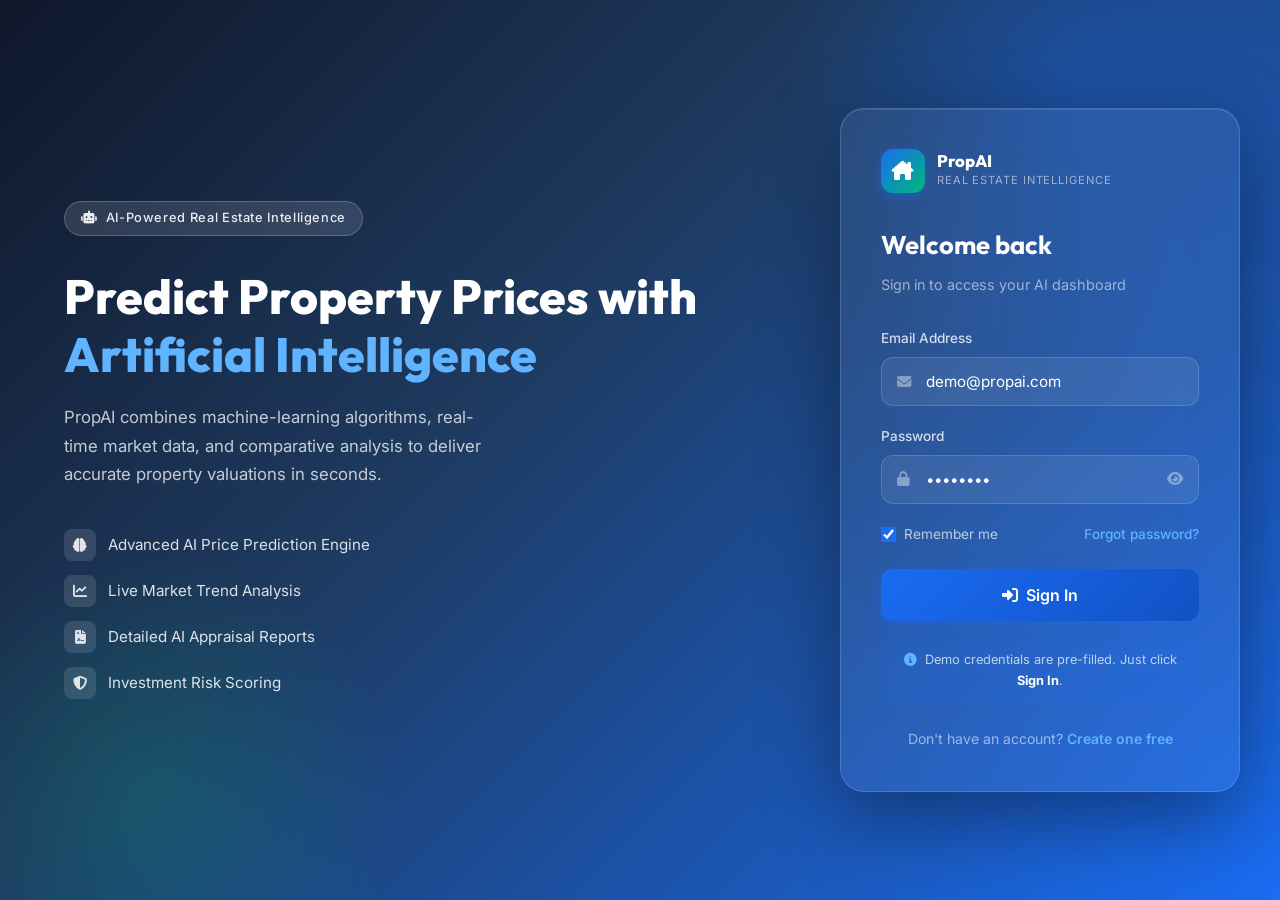
<file: index.html>
<!DOCTYPE html>
<html lang="en">
<head>
  <meta charset="UTF-8" />
  <meta name="viewport" content="width=device-width, initial-scale=1.0" />
  <title>Login – PropAI | Real Estate Price Predictor</title>
  <meta name="description" content="Sign in to PropAI – the AI-driven real estate property price predictor and appraiser. Get instant AI valuations for any property." />
  <link rel="stylesheet" href="css/style.css" />
  <!-- Font Awesome Icons -->
  <link rel="stylesheet" href="https://cdnjs.cloudflare.com/ajax/libs/font-awesome/6.5.1/css/all.min.css" />
</head>
<body>

<div class="auth-page">
  <!-- ── Left Hero Panel ── -->
  <div class="auth-hero">
    <div class="auth-hero-badge">
      <i class="fa-solid fa-robot"></i>
      <span>AI-Powered Real Estate Intelligence</span>
    </div>

    <h1>Predict Property Prices with <span>Artificial Intelligence</span></h1>

    <p>
      PropAI combines machine-learning algorithms, real-time market data, and
      comparative analysis to deliver accurate property valuations in seconds.
    </p>

    <div class="hero-features">
      <div class="hero-feature">
        <div class="hero-feature-icon"><i class="fa-solid fa-brain"></i></div>
        <span>Advanced AI Price Prediction Engine</span>
      </div>
      <div class="hero-feature">
        <div class="hero-feature-icon"><i class="fa-solid fa-chart-line"></i></div>
        <span>Live Market Trend Analysis</span>
      </div>
      <div class="hero-feature">
        <div class="hero-feature-icon"><i class="fa-solid fa-file-contract"></i></div>
        <span>Detailed AI Appraisal Reports</span>
      </div>
      <div class="hero-feature">
        <div class="hero-feature-icon"><i class="fa-solid fa-shield-halved"></i></div>
        <span>Investment Risk Scoring</span>
      </div>
    </div>
  </div>

  <!-- ── Right Form Panel ── -->
  <div class="auth-form-panel">
    <div class="auth-card">

      <!-- Logo -->
      <div class="auth-card-logo">
        <div class="logo-icon"><i class="fa-solid fa-house-chimney"></i></div>
        <div class="logo-text">
          <div class="logo-title">PropAI</div>
          <div class="logo-sub">Real Estate Intelligence</div>
        </div>
      </div>

      <h2>Welcome back</h2>
      <p class="subtitle">Sign in to access your AI dashboard</p>

      <!-- Login Form -->
      <form id="loginForm" onsubmit="handleLogin(event)" novalidate>

        <!-- Email -->
        <div class="form-group">
          <label for="email">Email Address</label>
          <div class="input-wrapper">
            <span class="input-icon"><i class="fa-solid fa-envelope"></i></span>
            <input
              type="email"
              id="email"
              class="form-input"
              placeholder="you@example.com"
              value="demo@propai.com"
              required
            />
          </div>
          <div class="field-error" id="emailError" style="color:#f87171;font-size:0.8rem;margin-top:0.3rem;display:none;"></div>
        </div>

        <!-- Password -->
        <div class="form-group">
          <label for="password">Password</label>
          <div class="input-wrapper">
            <span class="input-icon"><i class="fa-solid fa-lock"></i></span>
            <input
              type="password"
              id="password"
              class="form-input"
              placeholder="••••••••"
              value="demo1234"
              required
            />
            <button type="button" class="toggle-password" id="togglePassword" aria-label="Toggle password visibility">
              <i class="fa-solid fa-eye" id="eyeIcon"></i>
            </button>
          </div>
          <div class="field-error" id="passwordError" style="color:#f87171;font-size:0.8rem;margin-top:0.3rem;display:none;"></div>
        </div>

        <!-- Options -->
        <div class="form-options">
          <label class="checkbox-label">
            <input type="checkbox" id="rememberMe" checked />
            Remember me
          </label>
          <a href="#" class="forgot-link">Forgot password?</a>
        </div>

        <!-- Submit -->
        <button type="submit" class="btn btn-primary" id="loginBtn">
          <i class="fa-solid fa-right-to-bracket"></i>
          <span id="loginBtnText">Sign In</span>
        </button>

      </form>

      <!-- Demo hint -->
      <div style="margin-top:1rem;padding:0.75rem 1rem;background:rgba(26,108,243,0.12);border:1px solid rgba(26,108,243,0.25);border-radius:10px;font-size:0.8rem;color:rgba(255,255,255,0.7);text-align:center;">
        <i class="fa-solid fa-circle-info" style="margin-right:4px;color:#5fb3ff;"></i>
        Demo credentials are pre-filled. Just click <strong style="color:#fff;">Sign In</strong>.
      </div>

      <div class="auth-footer">
        Don't have an account? <a href="#" onclick="showSignupToast()">Create one free</a>
      </div>

    </div>
  </div>
</div>

<!-- Toast Container -->
<div class="toast-container" id="toastContainer"></div>

<script src="js/auth.js"></script>
</body>
</html>
</file>
<file: css/style.css>
/* ===========================
   Real Estate AI - Main CSS
   =========================== */

/* --- Google Fonts --- */
@import url('https://fonts.googleapis.com/css2?family=Inter:wght@300;400;500;600;700;800&family=Outfit:wght@300;400;500;600;700;800&display=swap');

/* --- CSS Variables / Design Tokens --- */
:root {
  --primary: #1a6cf3;
  --primary-dark: #1251c4;
  --primary-light: #e8f0fe;
  --secondary: #00b87a;
  --secondary-dark: #009960;
  --secondary-light: #e6f9f2;
  --accent: #f59e0b;
  --accent-light: #fef3c7;
  --danger: #ef4444;
  --danger-light: #fee2e2;

  --bg-main: #f0f4ff;
  --bg-card: #ffffff;
  --bg-sidebar: #ffffff;
  --sidebar-width: 260px;

  --text-primary: #0f172a;
  --text-secondary: #475569;
  --text-muted: #94a3b8;
  --text-white: #ffffff;

  --border: #e2e8f0;
  --border-light: #f1f5f9;
  --shadow-sm: 0 1px 3px rgba(0,0,0,0.06), 0 1px 2px rgba(0,0,0,0.04);
  --shadow-md: 0 4px 16px rgba(26,108,243,0.08), 0 2px 6px rgba(0,0,0,0.06);
  --shadow-lg: 0 10px 40px rgba(26,108,243,0.12), 0 4px 12px rgba(0,0,0,0.08);
  --shadow-xl: 0 20px 60px rgba(26,108,243,0.18);
  --radius-sm: 8px;
  --radius-md: 12px;
  --radius-lg: 16px;
  --radius-xl: 24px;
  --radius-full: 9999px;
  --transition: all 0.25s cubic-bezier(0.4, 0, 0.2, 1);
  --transition-slow: all 0.4s cubic-bezier(0.4, 0, 0.2, 1);
}

/* --- Base Reset --- */
*, *::before, *::after { box-sizing: border-box; margin: 0; padding: 0; }
html { scroll-behavior: smooth; font-size: 16px; }
body {
  font-family: 'Inter', 'Outfit', system-ui, sans-serif;
  background: var(--bg-main);
  color: var(--text-primary);
  line-height: 1.6;
  min-height: 100vh;
  -webkit-font-smoothing: antialiased;
}

/* Scrollbar */
::-webkit-scrollbar { width: 6px; }
::-webkit-scrollbar-track { background: var(--border-light); }
::-webkit-scrollbar-thumb { background: var(--primary); border-radius: 99px; }

/* ===================== AUTH / LOGIN PAGE ===================== */
.auth-page {
  min-height: 100vh;
  display: flex;
  align-items: stretch;
  background: linear-gradient(135deg, #0f172a 0%, #1e3a5f 40%, #1a6cf3 100%);
  position: relative;
  overflow: hidden;
}
.auth-page::before {
  content: '';
  position: absolute;
  width: 600px; height: 600px;
  background: radial-gradient(circle, rgba(26,108,243,0.3) 0%, transparent 70%);
  top: -200px; right: -100px;
  border-radius: 50%;
  animation: blob-float 8s ease-in-out infinite;
}
.auth-page::after {
  content: '';
  position: absolute;
  width: 500px; height: 500px;
  background: radial-gradient(circle, rgba(0,184,122,0.2) 0%, transparent 70%);
  bottom: -150px; left: -100px;
  border-radius: 50%;
  animation: blob-float 10s ease-in-out infinite reverse;
}
@keyframes blob-float {
  0%, 100% { transform: translate(0, 0) scale(1); }
  33% { transform: translate(30px, -30px) scale(1.05); }
  66% { transform: translate(-20px, 20px) scale(0.95); }
}
.auth-hero {
  flex: 1;
  display: flex;
  flex-direction: column;
  justify-content: center;
  padding: 4rem;
  position: relative;
  z-index: 1;
}
.auth-hero-badge {
  display: inline-flex;
  align-items: center;
  gap: 0.5rem;
  background: rgba(255,255,255,0.12);
  border: 1px solid rgba(255,255,255,0.2);
  border-radius: 9999px;
  padding: 0.4rem 1rem;
  color: rgba(255,255,255,0.9);
  font-size: 0.8rem;
  font-weight: 500;
  letter-spacing: 0.05em;
  width: fit-content;
  margin-bottom: 2rem;
  backdrop-filter: blur(8px);
}
.auth-hero h1 {
  font-family: 'Outfit', sans-serif;
  font-size: clamp(2rem, 4vw, 3rem);
  font-weight: 800;
  color: #fff;
  line-height: 1.2;
  margin-bottom: 1.25rem;
}
.auth-hero h1 span { color: #5fb3ff; }
.auth-hero p {
  font-size: 1.05rem;
  color: rgba(255,255,255,0.75);
  max-width: 440px;
  margin-bottom: 2.5rem;
  line-height: 1.7;
}
.hero-features { display: flex; flex-direction: column; gap: 0.875rem; }
.hero-feature { display: flex; align-items: center; gap: 0.75rem; color: rgba(255,255,255,0.85); font-size: 0.95rem; }
.hero-feature-icon {
  width: 32px; height: 32px;
  background: rgba(255,255,255,0.12);
  border-radius: 8px;
  display: flex;
  align-items: center;
  justify-content: center;
  flex-shrink: 0;
  font-size: 0.875rem;
}
.auth-form-panel {
  width: 480px;
  display: flex;
  align-items: center;
  justify-content: center;
  padding: 3rem 2.5rem;
  position: relative;
  z-index: 1;
}
.auth-card {
  width: 100%;
  background: rgba(255,255,255,0.06);
  border: 1px solid rgba(255,255,255,0.15);
  border-radius: 24px;
  padding: 2.5rem;
  backdrop-filter: blur(24px);
  box-shadow: 0 24px 80px rgba(0,0,0,0.4), inset 0 1px 0 rgba(255,255,255,0.1);
  animation: slide-up 0.6s cubic-bezier(0.4, 0, 0.2, 1);
}
@keyframes slide-up {
  from { opacity: 0; transform: translateY(30px); }
  to { opacity: 1; transform: translateY(0); }
}
.auth-card-logo { display: flex; align-items: center; gap: 0.75rem; margin-bottom: 2rem; }
.logo-icon {
  width: 44px; height: 44px;
  background: linear-gradient(135deg, var(--primary), var(--secondary));
  border-radius: 12px;
  display: flex;
  align-items: center;
  justify-content: center;
  font-size: 1.2rem;
  color: #fff;
  box-shadow: 0 4px 12px rgba(26,108,243,0.4);
}
.logo-text { display: flex; flex-direction: column; }
.logo-title { font-family: 'Outfit', sans-serif; font-weight: 800; font-size: 1.05rem; color: #fff; line-height: 1; }
.logo-sub { font-size: 0.7rem; color: rgba(255,255,255,0.55); font-weight: 400; margin-top: 2px; text-transform: uppercase; letter-spacing: 0.08em; }
.auth-card h2 { font-family: 'Outfit', sans-serif; font-size: 1.6rem; font-weight: 700; color: #fff; margin-bottom: 0.4rem; }
.auth-card .subtitle { font-size: 0.9rem; color: rgba(255,255,255,0.55); margin-bottom: 2rem; }

/* Form Elements */
.form-group { margin-bottom: 1.25rem; }
.form-group label { display: block; font-size: 0.85rem; font-weight: 500; color: rgba(255,255,255,0.8); margin-bottom: 0.5rem; }
.input-wrapper { position: relative; }
.input-icon { position: absolute; left: 1rem; top: 50%; transform: translateY(-50%); color: rgba(255,255,255,0.4); font-size: 0.9rem; pointer-events: none; z-index: 1; }
.form-input {
  width: 100%;
  padding: 0.85rem 1rem 0.85rem 2.75rem;
  background: rgba(255,255,255,0.08);
  border: 1px solid rgba(255,255,255,0.15);
  border-radius: 12px;
  color: #fff;
  font-size: 0.95rem;
  font-family: inherit;
  transition: all 0.25s ease;
  outline: none;
}
.form-input::placeholder { color: rgba(255,255,255,0.35); }
.form-input:focus { border-color: var(--primary); background: rgba(26,108,243,0.12); box-shadow: 0 0 0 3px rgba(26,108,243,0.25); }
.toggle-password { position: absolute; right: 1rem; top: 50%; transform: translateY(-50%); cursor: pointer; color: rgba(255,255,255,0.4); font-size: 0.9rem; background: none; border: none; }
.toggle-password:hover { color: rgba(255,255,255,0.8); }
.form-options { display: flex; align-items: center; justify-content: space-between; margin-bottom: 1.5rem; }
.checkbox-label { display: flex; align-items: center; gap: 0.5rem; color: rgba(255,255,255,0.7); font-size: 0.85rem; cursor: pointer; }
.checkbox-label input[type="checkbox"] { accent-color: var(--primary); width: 15px; height: 15px; }
.forgot-link { color: #5fb3ff; font-size: 0.85rem; text-decoration: none; font-weight: 500; }
.forgot-link:hover { color: #fff; }

/* Buttons */
.btn {
  display: inline-flex;
  align-items: center;
  justify-content: center;
  gap: 0.5rem;
  padding: 0.85rem 1.75rem;
  border-radius: 12px;
  font-size: 0.95rem;
  font-weight: 600;
  font-family: inherit;
  border: none;
  cursor: pointer;
  transition: all 0.25s ease;
  text-decoration: none;
  white-space: nowrap;
  position: relative;
  overflow: hidden;
}
.btn-primary {
  background: linear-gradient(135deg, var(--primary), var(--primary-dark));
  color: #fff;
  box-shadow: 0 4px 16px rgba(26,108,243,0.4);
  width: 100%;
  padding: 1rem;
  font-size: 1rem;
}
.btn-primary:hover { transform: translateY(-1px); box-shadow: 0 8px 24px rgba(26,108,243,0.5); }
.btn-secondary { background: var(--secondary); color: #fff; box-shadow: 0 4px 12px rgba(0,184,122,0.3); }
.btn-secondary:hover { background: var(--secondary-dark); transform: translateY(-1px); }
.btn-outline { background: transparent; border: 1.5px solid var(--border); color: var(--text-secondary); }
.btn-outline:hover { border-color: var(--primary); color: var(--primary); background: var(--primary-light); }
.btn-danger { background: var(--danger); color: #fff; }
.btn-danger:hover { background: #dc2626; transform: translateY(-1px); }
.btn-sm { padding: 0.5rem 1rem; font-size: 0.85rem; }
.btn-lg { padding: 1.1rem 2rem; font-size: 1.05rem; }

.auth-footer { text-align: center; margin-top: 1.5rem; color: rgba(255,255,255,0.55); font-size: 0.875rem; }
.auth-footer a { color: #5fb3ff; font-weight: 600; text-decoration: none; }
.auth-footer a:hover { color: #fff; }

/* ===================== APP LAYOUT ===================== */
.app-layout { display: flex; min-height: 100vh; }
.sidebar {
  width: var(--sidebar-width);
  background: var(--bg-sidebar);
  border-right: 1px solid var(--border);
  display: flex;
  flex-direction: column;
  position: fixed;
  top: 0; left: 0; bottom: 0;
  z-index: 100;
  box-shadow: var(--shadow-md);
  transition: all 0.4s ease;
}
.sidebar-logo { display: flex; align-items: center; gap: 0.75rem; padding: 1.5rem 1.25rem; border-bottom: 1px solid var(--border-light); }
.sidebar-logo .logo-icon { width: 40px; height: 40px; background: linear-gradient(135deg, var(--primary), var(--secondary)); border-radius: 12px; display: flex; align-items: center; justify-content: center; font-size: 1.05rem; color: #fff; box-shadow: 0 4px 12px rgba(26,108,243,0.3); flex-shrink: 0; }
.sidebar-logo .logo-title { font-family: 'Outfit', sans-serif; font-weight: 800; font-size: 0.95rem; color: var(--text-primary); line-height: 1.2; }
.sidebar-logo .logo-sub { font-size: 0.65rem; color: var(--text-muted); text-transform: uppercase; letter-spacing: 0.07em; }
.sidebar-nav { flex: 1; padding: 1rem 0.75rem; overflow-y: auto; }
.nav-section-label { font-size: 0.65rem; font-weight: 600; text-transform: uppercase; letter-spacing: 0.1em; color: var(--text-muted); padding: 0 0.5rem; margin: 1.25rem 0 0.5rem; }
.nav-item {
  display: flex;
  align-items: center;
  gap: 0.75rem;
  padding: 0.7rem 0.875rem;
  border-radius: 12px;
  color: var(--text-secondary);
  font-size: 0.9rem;
  font-weight: 500;
  text-decoration: none;
  cursor: pointer;
  transition: all 0.2s ease;
  margin-bottom: 2px;
  position: relative;
}
.nav-item:hover { background: var(--primary-light); color: var(--primary); }
.nav-item.active { background: linear-gradient(135deg, var(--primary-light), rgba(0,184,122,0.08)); color: var(--primary); font-weight: 600; }
.nav-item.active::before { content: ''; position: absolute; left: -0.75rem; top: 50%; transform: translateY(-50%); width: 3px; height: 60%; background: var(--primary); border-radius: 0 2px 2px 0; }
.nav-item-icon { width: 20px; text-align: center; font-size: 0.95rem; flex-shrink: 0; }
.nav-badge { margin-left: auto; background: var(--primary); color: #fff; font-size: 0.65rem; font-weight: 700; padding: 1px 6px; border-radius: 9999px; }
.sidebar-footer { padding: 1rem 0.75rem; border-top: 1px solid var(--border-light); }
.user-info { display: flex; align-items: center; gap: 0.75rem; padding: 0.75rem; border-radius: 12px; background: var(--bg-main); cursor: pointer; transition: all 0.2s ease; }
.user-info:hover { background: var(--primary-light); }
.avatar { width: 36px; height: 36px; border-radius: 50%; background: linear-gradient(135deg, var(--primary), var(--secondary)); display: flex; align-items: center; justify-content: center; color: #fff; font-weight: 700; font-size: 0.9rem; flex-shrink: 0; }
.user-name { font-size: 0.875rem; font-weight: 600; color: var(--text-primary); }
.user-role { font-size: 0.72rem; color: var(--text-muted); }
.user-chevron { margin-left: auto; color: var(--text-muted); font-size: 0.75rem; }

.main-content { margin-left: var(--sidebar-width); flex: 1; display: flex; flex-direction: column; min-height: 100vh; }
.topbar {
  height: 68px;
  background: rgba(255,255,255,0.9);
  backdrop-filter: blur(12px);
  border-bottom: 1px solid var(--border);
  display: flex;
  align-items: center;
  justify-content: space-between;
  padding: 0 2rem;
  position: sticky;
  top: 0;
  z-index: 50;
  box-shadow: var(--shadow-sm);
}
.topbar-left { display: flex; align-items: center; gap: 1rem; }
.page-title { font-family: 'Outfit', sans-serif; font-size: 1.2rem; font-weight: 700; color: var(--text-primary); }
.topbar-right { display: flex; align-items: center; gap: 0.75rem; }
.topbar-icon-btn { width: 40px; height: 40px; border: 1px solid var(--border); border-radius: 12px; background: var(--bg-main); color: var(--text-secondary); display: flex; align-items: center; justify-content: center; cursor: pointer; transition: all 0.2s ease; font-size: 0.95rem; position: relative; }
.topbar-icon-btn:hover { border-color: var(--primary); color: var(--primary); background: var(--primary-light); }
.notif-dot { position: absolute; top: 7px; right: 7px; width: 7px; height: 7px; background: var(--danger); border-radius: 50%; border: 2px solid #fff; }
.page-content { flex: 1; padding: 2rem; animation: fade-in 0.4s ease; }
@keyframes fade-in { from { opacity: 0; transform: translateY(8px); } to { opacity: 1; transform: translateY(0); } }

/* ===================== CARDS ===================== */
.card { background: var(--bg-card); border: 1px solid var(--border); border-radius: 16px; padding: 1.5rem; box-shadow: var(--shadow-sm); transition: all 0.25s ease; }
.card:hover { box-shadow: var(--shadow-md); }
.card-header { display: flex; align-items: center; justify-content: space-between; margin-bottom: 1.25rem; }
.card-title { font-family: 'Outfit', sans-serif; font-size: 1.05rem; font-weight: 700; color: var(--text-primary); display: flex; align-items: center; gap: 0.5rem; }
.card-subtitle { font-size: 0.8rem; color: var(--text-muted); margin-top: 2px; }

/* Stat Cards */
.stat-grid { display: grid; grid-template-columns: repeat(4, 1fr); gap: 1.25rem; margin-bottom: 1.75rem; }
.stat-card { background: var(--bg-card); border: 1px solid var(--border); border-radius: 16px; padding: 1.5rem; position: relative; overflow: hidden; transition: all 0.25s ease; }
.stat-card::before { content: ''; position: absolute; top: -30px; right: -30px; width: 100px; height: 100px; border-radius: 50%; opacity: 0.06; }
.stat-card:hover { transform: translateY(-2px); box-shadow: var(--shadow-md); }
.stat-card.blue::before { background: var(--primary); }
.stat-card.green::before { background: var(--secondary); }
.stat-card.amber::before { background: var(--accent); }
.stat-card.purple::before { background: #8b5cf6; }
.stat-icon-wrap { width: 48px; height: 48px; border-radius: 12px; display: flex; align-items: center; justify-content: center; font-size: 1.2rem; margin-bottom: 1rem; }
.stat-icon-wrap.blue { background: var(--primary-light); color: var(--primary); }
.stat-icon-wrap.green { background: var(--secondary-light); color: var(--secondary); }
.stat-icon-wrap.amber { background: var(--accent-light); color: var(--accent); }
.stat-icon-wrap.purple { background: #ede9fe; color: #7c3aed; }
.stat-value { font-family: 'Outfit', sans-serif; font-size: 1.8rem; font-weight: 800; color: var(--text-primary); line-height: 1; margin-bottom: 0.3rem; }
.stat-label { font-size: 0.82rem; color: var(--text-muted); font-weight: 500; margin-bottom: 0.75rem; }
.stat-change { display: inline-flex; align-items: center; gap: 0.25rem; font-size: 0.78rem; font-weight: 600; padding: 0.2rem 0.5rem; border-radius: 9999px; }
.stat-change.positive { background: var(--secondary-light); color: var(--secondary); }
.stat-change.negative { background: var(--danger-light); color: var(--danger); }

.dashboard-grid { display: grid; grid-template-columns: 1fr 380px; gap: 1.5rem; margin-bottom: 1.5rem; }

/* Predictions List */
.predictions-list { display: flex; flex-direction: column; gap: 0.75rem; }
.prediction-item { display: flex; align-items: center; gap: 1rem; padding: 1rem; background: var(--bg-main); border-radius: 12px; border: 1px solid var(--border-light); transition: all 0.2s ease; cursor: pointer; }
.prediction-item:hover { background: var(--primary-light); border-color: var(--primary); }
.pred-icon { width: 42px; height: 42px; border-radius: 12px; background: linear-gradient(135deg, var(--primary), var(--secondary)); display: flex; align-items: center; justify-content: center; color: #fff; font-size: 1.05rem; flex-shrink: 0; }
.pred-details { flex: 1; min-width: 0; }
.pred-name { font-weight: 600; font-size: 0.9rem; color: var(--text-primary); white-space: nowrap; overflow: hidden; text-overflow: ellipsis; }
.pred-meta { font-size: 0.78rem; color: var(--text-muted); margin-top: 2px; }
.pred-price { font-family: 'Outfit', sans-serif; font-size: 1rem; font-weight: 700; color: var(--primary); white-space: nowrap; }
.pred-badge { display: inline-flex; align-items: center; gap: 0.25rem; font-size: 0.72rem; font-weight: 600; padding: 0.2rem 0.6rem; border-radius: 9999px; }
.pred-badge.rising { background: var(--secondary-light); color: var(--secondary); }
.pred-badge.stable { background: var(--accent-light); color: var(--accent); }
.pred-badge.falling { background: var(--danger-light); color: var(--danger); }

/* Quick Actions */
.quick-actions { display: flex; flex-direction: column; gap: 0.75rem; }
.quick-action-btn { display: flex; align-items: center; gap: 1rem; padding: 1rem 1.25rem; border-radius: 12px; cursor: pointer; transition: all 0.2s ease; border: 1px solid var(--border); background: var(--bg-card); text-decoration: none; color: var(--text-primary); }
.quick-action-btn:hover { transform: translateX(4px); box-shadow: var(--shadow-md); }
.qa-icon { width: 40px; height: 40px; border-radius: 8px; display: flex; align-items: center; justify-content: center; font-size: 1rem; flex-shrink: 0; }
.qa-icon.blue { background: var(--primary-light); color: var(--primary); }
.qa-icon.green { background: var(--secondary-light); color: var(--secondary); }
.qa-icon.amber { background: var(--accent-light); color: var(--accent); }
.qa-text { flex: 1; }
.qa-title { font-weight: 600; font-size: 0.9rem; }
.qa-desc { font-size: 0.78rem; color: var(--text-muted); }

/* ===================== PREDICTION FORM ===================== */
.form-page-layout { display: grid; grid-template-columns: 1fr 320px; gap: 1.5rem; }
.form-section-card { background: var(--bg-card); border: 1px solid var(--border); border-radius: 16px; padding: 1.75rem; margin-bottom: 1.25rem; box-shadow: var(--shadow-sm); }
.form-section-header { display: flex; align-items: center; gap: 0.75rem; margin-bottom: 1.5rem; padding-bottom: 1rem; border-bottom: 1px solid var(--border-light); }
.section-num { width: 28px; height: 28px; background: linear-gradient(135deg, var(--primary), var(--secondary)); color: #fff; border-radius: 50%; display: flex; align-items: center; justify-content: center; font-size: 0.78rem; font-weight: 700; flex-shrink: 0; }
.section-title { font-family: 'Outfit', sans-serif; font-size: 1rem; font-weight: 700; color: var(--text-primary); }
.form-grid { display: grid; grid-template-columns: 1fr 1fr; gap: 1rem; }
.form-grid-3 { display: grid; grid-template-columns: 1fr 1fr 1fr; gap: 1rem; }
.form-group-light label { display: block; font-size: 0.82rem; font-weight: 600; color: var(--text-secondary); margin-bottom: 0.4rem; text-transform: uppercase; letter-spacing: 0.05em; }
.form-control { width: 100%; padding: 0.75rem 1rem; background: var(--bg-main); border: 1.5px solid var(--border); border-radius: 12px; color: var(--text-primary); font-size: 0.9rem; font-family: inherit; transition: all 0.2s ease; outline: none; appearance: none; -webkit-appearance: none; }
.form-control:focus { border-color: var(--primary); background: var(--primary-light); box-shadow: 0 0 0 3px rgba(26,108,243,0.1); }
.form-control::placeholder { color: var(--text-muted); }
select.form-control { background-image: url("data:image/svg+xml,%3Csvg xmlns='http://www.w3.org/2000/svg' viewBox='0 0 20 20' fill='%2394a3b8'%3E%3Cpath fill-rule='evenodd' d='M5.293 7.293a1 1 0 011.414 0L10 10.586l3.293-3.293a1 1 0 111.414 1.414l-4 4a1 1 0 01-1.414 0l-4-4a1 1 0 010-1.414z'/%3E%3C/svg%3E"); background-repeat: no-repeat; background-position: right 0.75rem center; background-size: 16px; padding-right: 2.5rem; }

/* Amenities */
.amenities-grid { display: grid; grid-template-columns: repeat(3, 1fr); gap: 0.75rem; }
.amenity-check { display: flex; align-items: center; gap: 0.6rem; padding: 0.75rem 1rem; background: var(--bg-main); border: 1.5px solid var(--border); border-radius: 12px; cursor: pointer; transition: all 0.2s ease; user-select: none; }
.amenity-check:hover { border-color: var(--primary); background: var(--primary-light); }
.amenity-check.checked { border-color: var(--primary); background: var(--primary-light); }
.amenity-check input { display: none; }
.amenity-icon { font-size: 1.05rem; width: 22px; text-align: center; color: var(--text-muted); transition: color 0.2s; }
.amenity-label { font-size: 0.85rem; font-weight: 500; color: var(--text-secondary); }
.amenity-check.checked .amenity-icon { color: var(--primary); }
.amenity-check.checked .amenity-label { color: var(--primary); font-weight: 600; }

/* File Upload */
.file-upload-area { border: 2px dashed var(--border); border-radius: 16px; padding: 2.5rem; text-align: center; cursor: pointer; transition: all 0.2s ease; position: relative; overflow: hidden; }
.file-upload-area:hover { border-color: var(--primary); background: var(--primary-light); }
.file-upload-icon { font-size: 2.5rem; color: var(--text-muted); margin-bottom: 0.75rem; }
.file-upload-text { font-weight: 600; color: var(--text-secondary); margin-bottom: 0.25rem; }
.file-upload-sub { font-size: 0.8rem; color: var(--text-muted); }
.file-upload-area input[type="file"] { position: absolute; inset: 0; opacity: 0; cursor: pointer; }
.upload-preview { display: none; width: 100%; border-radius: 12px; max-height: 200px; object-fit: cover; }

/* Form Sidebar */
.form-sidebar-card { background: var(--bg-card); border: 1px solid var(--border); border-radius: 16px; padding: 1.5rem; position: sticky; top: 90px; box-shadow: var(--shadow-sm); }
.form-progress { margin-bottom: 1.5rem; }
.progress-label { display: flex; justify-content: space-between; font-size: 0.82rem; font-weight: 600; color: var(--text-secondary); margin-bottom: 0.5rem; }
.progress-bar { height: 8px; background: var(--border-light); border-radius: 9999px; overflow: hidden; }
.progress-fill { height: 100%; background: linear-gradient(90deg, var(--primary), var(--secondary)); border-radius: 9999px; transition: width 0.4s ease; }
.checklist { display: flex; flex-direction: column; gap: 0.5rem; margin-bottom: 1.5rem; }
.checklist-item { display: flex; align-items: center; gap: 0.625rem; font-size: 0.85rem; color: var(--text-muted); padding: 0.4rem 0; border-bottom: 1px solid var(--border-light); }
.checklist-item:last-child { border-bottom: none; }
.checklist-item.done { color: var(--secondary); }
.checklist-item .check-icon { font-size: 0.75rem; width: 18px; text-align: center; }
.predict-btn { background: linear-gradient(135deg, var(--primary), var(--secondary)); color: #fff; width: 100%; padding: 1rem; border-radius: 12px; font-size: 1rem; font-weight: 700; border: none; cursor: pointer; transition: all 0.25s ease; display: flex; align-items: center; justify-content: center; gap: 0.5rem; box-shadow: 0 4px 20px rgba(26,108,243,0.35); font-family: inherit; }
.predict-btn:hover { transform: translateY(-2px); box-shadow: 0 8px 30px rgba(26,108,243,0.5); }

/* ===================== LOADING SCREEN ===================== */
.loading-overlay { position: fixed; inset: 0; background: linear-gradient(135deg, #0f172a 0%, #1a2942 50%, #0f2c52 100%); display: flex; flex-direction: column; align-items: center; justify-content: center; z-index: 1000; animation: fade-in 0.3s ease; }
.loading-logo { width: 80px; height: 80px; background: linear-gradient(135deg, var(--primary), var(--secondary)); border-radius: 24px; display: flex; align-items: center; justify-content: center; font-size: 2rem; color: #fff; margin-bottom: 2rem; animation: pulse-glow 2s ease-in-out infinite; box-shadow: 0 0 60px rgba(26,108,243,0.5); }
@keyframes pulse-glow { 0%, 100% { transform: scale(1); box-shadow: 0 0 40px rgba(26,108,243,0.4); } 50% { transform: scale(1.05); box-shadow: 0 0 80px rgba(26,108,243,0.7); } }
.loading-title { font-family: 'Outfit', sans-serif; font-size: 1.5rem; font-weight: 700; color: #fff; margin-bottom: 0.5rem; text-align: center; }
.loading-message { font-size: 0.95rem; color: rgba(255,255,255,0.6); margin-bottom: 2.5rem; text-align: center; min-height: 1.5em; transition: opacity 0.3s; }
.loading-bar-wrapper { width: 320px; max-width: 90vw; background: rgba(255,255,255,0.1); border-radius: 9999px; height: 6px; overflow: hidden; margin-bottom: 1rem; }
.loading-bar-fill { height: 100%; background: linear-gradient(90deg, var(--primary), var(--secondary)); border-radius: 9999px; animation: loading-progress 4.5s ease-in-out forwards; }
@keyframes loading-progress { 0% { width: 0%; } 20% { width: 25%; } 45% { width: 50%; } 70% { width: 75%; } 90% { width: 90%; } 100% { width: 100%; } }
.loading-pct { font-size: 0.85rem; color: rgba(255,255,255,0.5); text-align: center; }
.loading-steps { display: flex; flex-direction: column; gap: 0.5rem; margin-top: 2rem; width: 320px; max-width: 90vw; }
.loading-step { display: flex; align-items: center; gap: 0.75rem; font-size: 0.85rem; color: rgba(255,255,255,0.35); transition: color 0.4s; }
.loading-step.done { color: var(--secondary); }
.loading-step.active { color: rgba(255,255,255,0.9); }
.loading-step-icon { width: 20px; height: 20px; border-radius: 50%; background: rgba(255,255,255,0.1); display: flex; align-items: center; justify-content: center; font-size: 0.65rem; flex-shrink: 0; transition: background 0.4s; }
.loading-step.done .loading-step-icon { background: var(--secondary); color: #fff; }
.loading-step.active .loading-step-icon { background: var(--primary); color: #fff; animation: pulse 1s ease-in-out infinite; }
@keyframes pulse { 0%, 100% { transform: scale(1); } 50% { transform: scale(1.1); } }
@keyframes spin { to { transform: rotate(360deg); } }

/* ===================== RESULT PAGE ===================== */
.result-hero { background: linear-gradient(135deg, var(--primary) 0%, #1251c4 50%, var(--secondary) 100%); border-radius: 24px; padding: 2.5rem; color: #fff; margin-bottom: 1.75rem; position: relative; overflow: hidden; }
.result-hero::before { content: ''; position: absolute; top: -50px; right: -50px; width: 250px; height: 250px; background: rgba(255,255,255,0.06); border-radius: 50%; }
.result-price-label { font-size: 0.9rem; opacity: 0.8; margin-bottom: 0.5rem; display: flex; align-items: center; gap: 0.5rem; }
.result-price { font-family: 'Outfit', sans-serif; font-size: clamp(2rem, 4vw, 3rem); font-weight: 800; letter-spacing: -0.02em; margin-bottom: 0.5rem; }
.result-range { font-size: 0.95rem; opacity: 0.75; margin-bottom: 2rem; }
.result-meta-grid { display: grid; grid-template-columns: repeat(4, 1fr); gap: 1rem; }
.result-meta-item { background: rgba(255,255,255,0.12); border-radius: 12px; padding: 1rem; backdrop-filter: blur(8px); border: 1px solid rgba(255,255,255,0.15); }
.result-meta-val { font-family: 'Outfit', sans-serif; font-size: 1.4rem; font-weight: 800; margin-bottom: 0.25rem; }
.result-meta-lbl { font-size: 0.78rem; opacity: 0.7; }
.result-grid { display: grid; grid-template-columns: 1fr 1fr; gap: 1.5rem; margin-bottom: 1.5rem; }

/* Confidence Ring */
.confidence-ring-wrapper { display: flex; flex-direction: column; align-items: center; justify-content: center; padding: 1rem 0; }
.confidence-ring { width: 150px; height: 150px; position: relative; }
.confidence-ring svg { transform: rotate(-90deg); }
.ring-track { fill: none; stroke: var(--border-light); stroke-width: 12; }
.ring-fill { fill: none; stroke: url(#ring-gradient); stroke-width: 12; stroke-linecap: round; stroke-dasharray: 408; stroke-dashoffset: 408; transition: stroke-dashoffset 1.5s cubic-bezier(0.4, 0, 0.2, 1); }
.ring-label { position: absolute; inset: 0; display: flex; flex-direction: column; align-items: center; justify-content: center; }
.ring-value { font-family: 'Outfit', sans-serif; font-size: 1.8rem; font-weight: 800; color: var(--text-primary); line-height: 1; }
.ring-unit { font-size: 0.75rem; color: var(--text-muted); }

/* Score Bars */
.score-bars { display: flex; flex-direction: column; gap: 0.875rem; margin-top: 0.75rem; }
.score-bar-header { display: flex; justify-content: space-between; align-items: center; margin-bottom: 0.35rem; }
.score-bar-label { font-size: 0.85rem; color: var(--text-secondary); font-weight: 500; }
.score-bar-val { font-size: 0.85rem; font-weight: 700; color: var(--text-primary); }
.score-bar-track { height: 8px; background: var(--border-light); border-radius: 9999px; overflow: hidden; }
.score-bar-fill { height: 100%; border-radius: 9999px; animation: bar-grow 1.2s cubic-bezier(0.4, 0, 0.2, 1); }
@keyframes bar-grow { from { width: 0 !important; } }
.bar-blue { background: linear-gradient(90deg, var(--primary), #5fa3ff); }
.bar-green { background: linear-gradient(90deg, var(--secondary), #34d399); }
.bar-amber { background: linear-gradient(90deg, var(--accent), #fbbf24); }
.bar-purple { background: linear-gradient(90deg, #7c3aed, #a78bfa); }

/* ===================== REPORT PAGE ===================== */
.report-header { background: var(--bg-card); border: 1px solid var(--border); border-radius: 16px; padding: 2rem; margin-bottom: 1.5rem; display: flex; align-items: center; gap: 1.5rem; box-shadow: var(--shadow-sm); }
.report-icon { width: 64px; height: 64px; background: linear-gradient(135deg, var(--primary), var(--secondary)); border-radius: 16px; display: flex; align-items: center; justify-content: center; color: #fff; font-size: 1.5rem; flex-shrink: 0; box-shadow: 0 4px 16px rgba(26,108,243,0.3); }
.report-header-info { flex: 1; }
.report-title { font-family: 'Outfit', sans-serif; font-size: 1.5rem; font-weight: 800; color: var(--text-primary); }
.report-meta { font-size: 0.85rem; color: var(--text-muted); margin-top: 0.25rem; }
.report-actions { display: flex; gap: 0.75rem; }
.report-section { background: var(--bg-card); border: 1px solid var(--border); border-radius: 16px; padding: 1.75rem; margin-bottom: 1.25rem; box-shadow: var(--shadow-sm); }
.report-section-title { font-family: 'Outfit', sans-serif; font-size: 1rem; font-weight: 700; color: var(--text-primary); margin-bottom: 1.25rem; display: flex; align-items: center; gap: 0.625rem; }
.report-section-icon { width: 32px; height: 32px; border-radius: 8px; display: flex; align-items: center; justify-content: center; font-size: 0.85rem; }
.rsi-blue { background: var(--primary-light); color: var(--primary); }
.rsi-green { background: var(--secondary-light); color: var(--secondary); }
.rsi-amber { background: var(--accent-light); color: var(--accent); }
.rsi-purple { background: #ede9fe; color: #7c3aed; }
.rsi-red { background: var(--danger-light); color: var(--danger); }
.report-grid-2 { display: grid; grid-template-columns: 1fr 1fr; gap: 1rem; }
.info-row { display: flex; justify-content: space-between; align-items: center; padding: 0.6rem 0; border-bottom: 1px solid var(--border-light); font-size: 0.88rem; }
.info-row:last-child { border-bottom: none; }
.info-key { color: var(--text-muted); }
.info-val { font-weight: 600; color: var(--text-primary); }
.strength-item { display: flex; align-items: flex-start; gap: 0.625rem; padding: 0.625rem 0; font-size: 0.88rem; color: var(--text-secondary); border-bottom: 1px solid var(--border-light); }
.strength-item:last-child { border-bottom: none; }
.strength-dot { width: 8px; height: 8px; border-radius: 50%; flex-shrink: 0; margin-top: 5px; }
.dot-green { background: var(--secondary); }
.dot-amber { background: var(--accent); }
.price-highlight { background: linear-gradient(135deg, var(--primary-light), var(--secondary-light)); border: 1px solid rgba(26,108,243,0.15); border-radius: 12px; padding: 1.25rem; text-align: center; }
.price-highlight-val { font-family: 'Outfit', sans-serif; font-size: 1.5rem; font-weight: 800; color: var(--primary); margin-bottom: 0.25rem; }
.price-highlight-lbl { font-size: 0.82rem; color: var(--text-muted); }

/* ===================== SAVED REPORTS ===================== */
.reports-grid { display: grid; grid-template-columns: repeat(auto-fill, minmax(340px, 1fr)); gap: 1.25rem; }
.saved-report-card { background: var(--bg-card); border: 1px solid var(--border); border-radius: 16px; padding: 1.5rem; box-shadow: var(--shadow-sm); transition: all 0.25s ease; position: relative; overflow: hidden; }
.saved-report-card::before { content: ''; position: absolute; top: 0; left: 0; height: 4px; width: 100%; background: linear-gradient(90deg, var(--primary), var(--secondary)); }
.saved-report-card:hover { transform: translateY(-3px); box-shadow: var(--shadow-md); }
.src-header { display: flex; align-items: flex-start; justify-content: space-between; margin-bottom: 1rem; }
.src-title { font-weight: 700; font-size: 0.95rem; color: var(--text-primary); margin-bottom: 0.25rem; }
.src-date { font-size: 0.78rem; color: var(--text-muted); }
.src-price { font-family: 'Outfit', sans-serif; font-size: 1.5rem; font-weight: 800; color: var(--primary); margin-bottom: 0.75rem; }
.src-stats { display: grid; grid-template-columns: 1fr 1fr 1fr; gap: 0.5rem; margin-bottom: 1rem; }
.src-stat { background: var(--bg-main); border-radius: 8px; padding: 0.5rem; text-align: center; }
.src-stat-val { font-weight: 700; font-size: 0.9rem; color: var(--text-primary); }
.src-stat-lbl { font-size: 0.68rem; color: var(--text-muted); }
.src-actions { display: flex; gap: 0.5rem; }

/* Empty State */
.empty-state { text-align: center; padding: 5rem 2rem; color: var(--text-muted); }
.empty-icon { font-size: 3.5rem; margin-bottom: 1rem; opacity: 0.4; }
.empty-title { font-family: 'Outfit', sans-serif; font-size: 1.25rem; font-weight: 700; color: var(--text-secondary); margin-bottom: 0.5rem; }
.empty-text { font-size: 0.9rem; max-width: 320px; margin: 0 auto 1.5rem; }

/* Charts */
.chart-container { position: relative; width: 100%; }
.chart-container canvas { max-width: 100%; }

/* Toast */
.toast-container { position: fixed; bottom: 1.5rem; right: 1.5rem; z-index: 9999; display: flex; flex-direction: column; gap: 0.625rem; }
.toast { display: flex; align-items: center; gap: 0.75rem; background: var(--bg-card); border: 1px solid var(--border); border-radius: 12px; padding: 0.875rem 1.25rem; box-shadow: var(--shadow-lg); min-width: 280px; max-width: 380px; animation: toast-in 0.3s ease; }
@keyframes toast-in { from { opacity: 0; transform: translateY(20px) scale(0.95); } to { opacity: 1; transform: translateY(0) scale(1); } }
.toast-icon { font-size: 1.1rem; flex-shrink: 0; }
.toast.success .toast-icon { color: var(--secondary); }
.toast.error .toast-icon { color: var(--danger); }
.toast.info .toast-icon { color: var(--primary); }
.toast-text { flex: 1; font-size: 0.875rem; font-weight: 500; color: var(--text-primary); }
.toast-close { color: var(--text-muted); cursor: pointer; font-size: 0.8rem; background: none; border: none; padding: 0; }
.toast-close:hover { color: var(--text-primary); }

/* Tags */
.tag { display: inline-flex; align-items: center; gap: 0.25rem; font-size: 0.72rem; font-weight: 600; padding: 0.25rem 0.6rem; border-radius: 9999px; }
.tag-blue { background: var(--primary-light); color: var(--primary); }
.tag-green { background: var(--secondary-light); color: var(--secondary); }
.tag-amber { background: var(--accent-light); color: var(--accent); }
.tag-red { background: var(--danger-light); color: var(--danger); }
.tag-purple { background: #ede9fe; color: #7c3aed; }

.divider { height: 1px; background: var(--border-light); margin: 1rem 0; }
.text-gradient { background: linear-gradient(135deg, var(--primary), var(--secondary)); -webkit-background-clip: text; -webkit-text-fill-color: transparent; background-clip: text; }

/* Mobile toggle */
.mobile-menu-btn { display: none; width: 40px; height: 40px; align-items: center; justify-content: center; border: 1px solid var(--border); border-radius: 12px; background: var(--bg-main); color: var(--text-secondary); cursor: pointer; font-size: 1rem; }
.sidebar-overlay { display: none; position: fixed; inset: 0; background: rgba(0,0,0,0.4); z-index: 99; backdrop-filter: blur(2px); }
.sidebar-overlay.open { display: block; }

/* Responsive */
@media (max-width: 1200px) {
  .stat-grid { grid-template-columns: repeat(2, 1fr); }
  .dashboard-grid { grid-template-columns: 1fr; }
  .result-meta-grid { grid-template-columns: repeat(2, 1fr); }
  .result-grid { grid-template-columns: 1fr; }
}
@media (max-width: 900px) {
  :root { --sidebar-width: 0px; }
  .sidebar { transform: translateX(-100%); }
  .sidebar.open { transform: translateX(0); width: 260px; }
  .main-content { margin-left: 0; }
  .form-page-layout { grid-template-columns: 1fr; }
  .form-grid { grid-template-columns: 1fr; }
  .form-grid-3 { grid-template-columns: 1fr 1fr; }
  .amenities-grid { grid-template-columns: repeat(2, 1fr); }
  .auth-hero { display: none; }
  .auth-form-panel { width: 100%; }
  .report-grid-2 { grid-template-columns: 1fr; }
  .mobile-menu-btn { display: flex; }
}
@media (max-width: 600px) {
  .stat-grid { grid-template-columns: 1fr; }
  .page-content { padding: 1rem; }
  .form-grid-3 { grid-template-columns: 1fr; }
  .amenities-grid { grid-template-columns: 1fr 1fr; }
  .result-meta-grid { grid-template-columns: 1fr 1fr; }
  .reports-grid { grid-template-columns: 1fr; }
  .topbar { padding: 0 1rem; }
}
</file>
